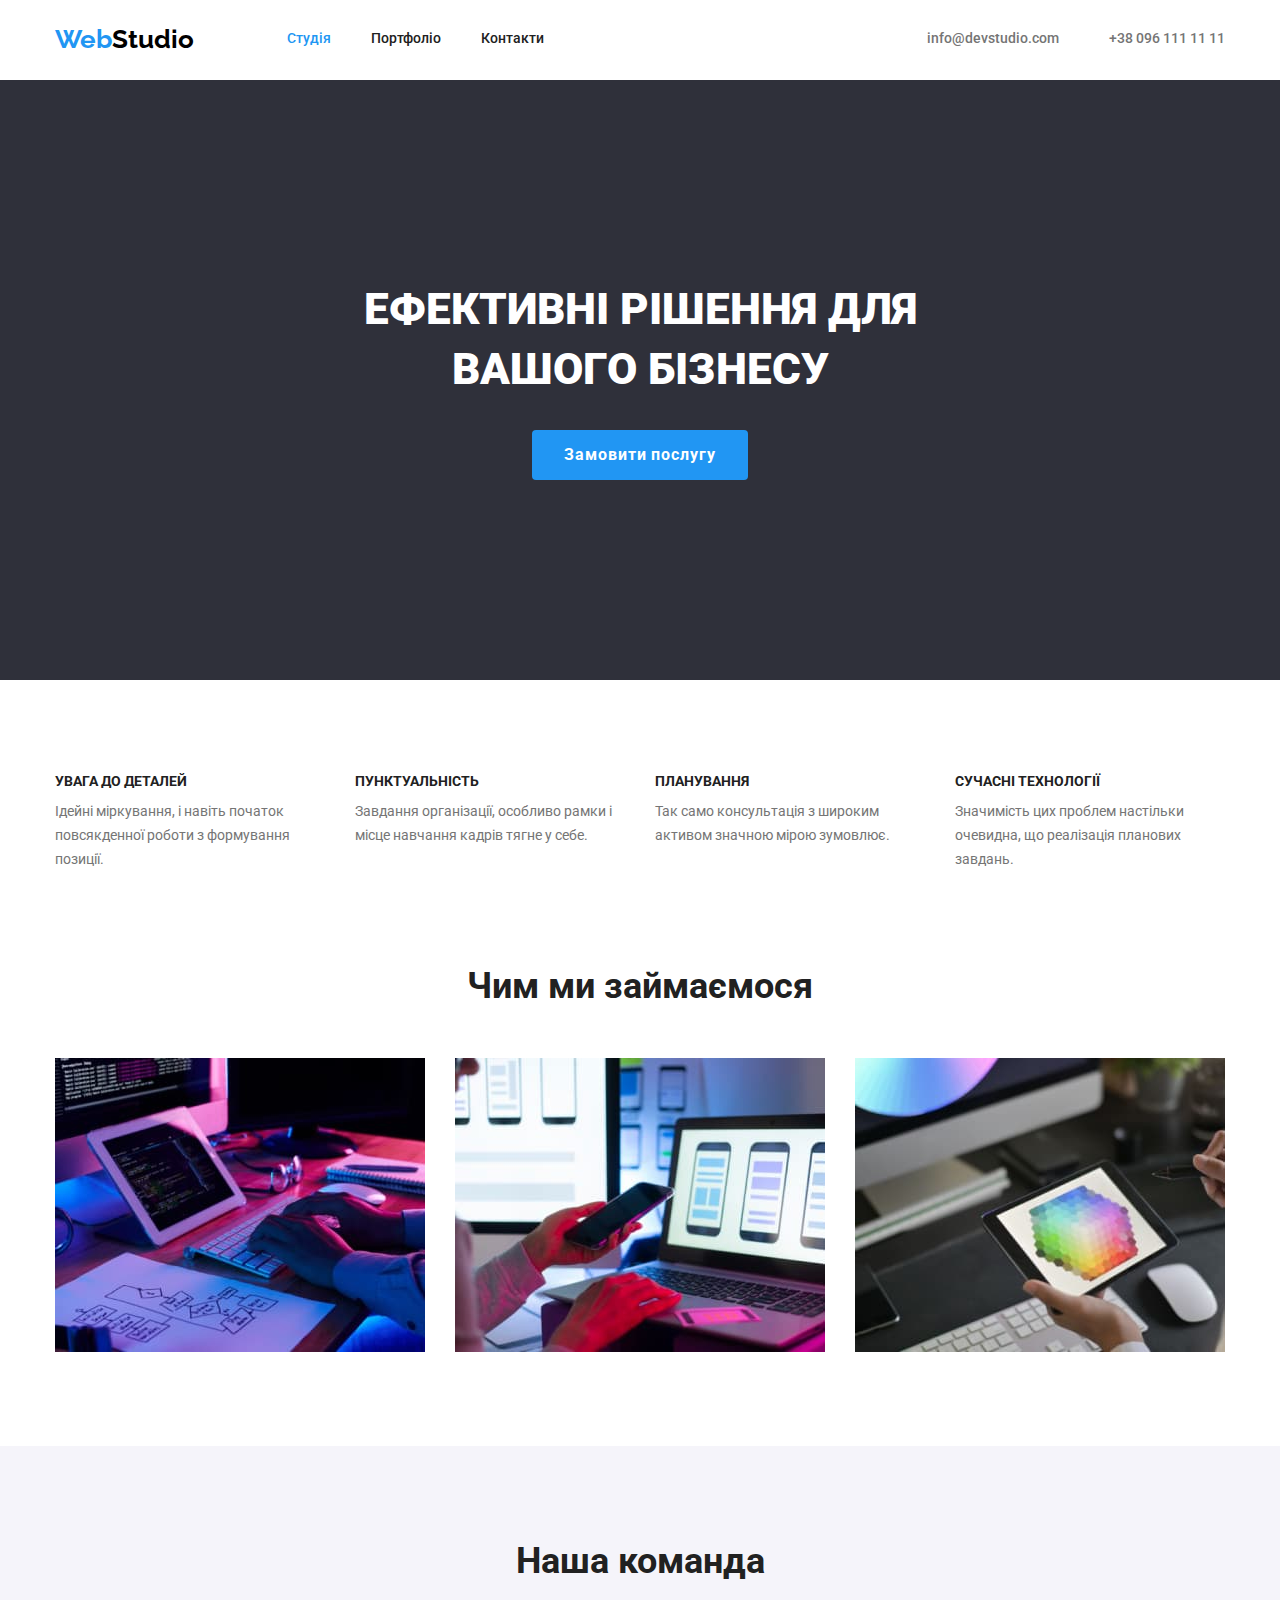
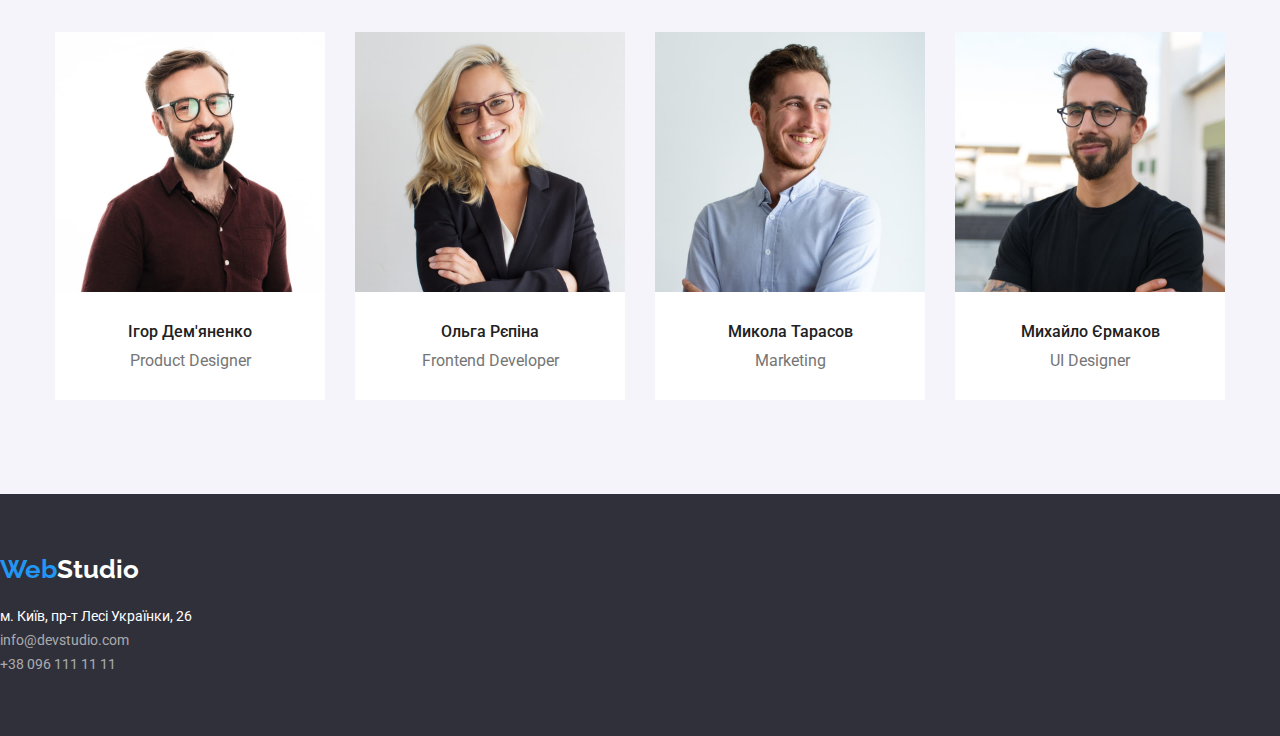
<file: index.html>
<!DOCTYPE html>
<html lang="uk">
<head>
   <meta charset="UTF-8">
   <meta http-equiv="X-UA-Compatible" content="IE=edge">
   <meta name="viewport" content="width=device-width, initial-scale=1.0">
   <title>Document</title>
   <link rel="preconnect" href="https://fonts.googleapis.com">
   <link rel="preconnect" href="https://fonts.gstatic.com" crossorigin>
   <link rel="preconnect" href="https://fonts.googleapis.com">
   <link rel="preconnect" href="https://fonts.gstatic.com" crossorigin>
   <link rel="preconnect" href="https://fonts.googleapis.com">
<link rel="preconnect" href="https://fonts.gstatic.com" crossorigin>
<link href="https://fonts.googleapis.com/css2?family=Raleway:wght@700&family=Roboto:wght@400;500;700;900&display=swap" rel="stylesheet">
   <link rel="stylesheet" href="https://cdn.jsdelivr.net/npm/modern-normalize@1.1.0/modern-normalize.min.css">
<link rel="stylesheet" href="./css/styles.css">
</head>
<body>
   <header class="page-header">
      <div class="container page-header-container">
      <nav class="page-navigation">
      <a href="./index.html" class="page-header link" lang="en"><span class="logo">Web</span>Studio</a>            
      <ul class="nav-style list">
      <li><a class="nav-style link current" href="./index.html">Студія</a></li>
      <li><a class="nav-style link" href="./portfolio.html">Портфоліо</a></li>
      <li><a class="nav-style link" href="">Контакти</a></li>
      </ul>
      </nav>     
      <ul class="contacts list">
   <li><a class="contacts link" href="mailto:info@devstudio.com">info@devstudio.com</a></li>
   <li><a class="contacts link" href="tel:+380961111111">+38 096 111 11 11</a></li>
      </ul>
      </div>
   </header>
   <main>
   <section class="hero">
      <div class="container">
         <h1 class="hero-title">ЕФЕКТИВНІ РІШЕННЯ ДЛЯ ВАШОГО БІЗНЕСУ</h1>
         <button type="button" class="button">Замовити послугу</button>
      </div>
   </section>
   <section class="feature section">
      <div class="container">
         <h2 class="visually-hidden">Особливості</h2>
         <ul class="feature-list list">
            <li class="feature-list-item">
               <h3 class="feature-title">УВАГА ДО ДЕТАЛЕЙ</h3>
               <p class="feature-text">Ідейні міркування, і навіть початок повсякденної роботи з формування позиції.</p>
            </li>
            <li class="feature-list-item">
               <h3 class="feature-title">ПУНКТУАЛЬНІСТЬ</h3>
               <p class="feature-text">Завдання організації, особливо рамки і місце навчання кадрів тягне у себе.</p>
            </li>
            <li class="feature-list-item">
               <h3 class="feature-title">ПЛАНУВАННЯ</h3>
               <p class="feature-text">Так само консультація з широким активом значною мірою зумовлює.</p>
            </li>
            <li class="feature-list-item">
               <h3 class="feature-title">СУЧАСНІ ТЕХНОЛОГІЇ</h3>
               <p class="feature-text">Значимість цих проблем настільки очевидна, що реалізація планових завдань.</p>
            </li>
         </ul>
      </div>
   </section>
   <section class="example section">
      <div class="container">
         <h2 class="example-section-title">Чим ми займаємося</h2>
         <ul class="example-list list">
            <li class="example-list-item">
               <img src="./images/image_1.jpg" alt="програміст працює на своєму робочому місці" width="370">
            </li>
            <li>
               <img src="./images/image_2.jpg" alt="дизайнери розробляють мобільні додатки" width="370">
            </li>
            <li>
               <img src="./images/image_3.jpg" alt="веб-дизайнер працює з графічним планшетом" width="370">
            </li>
         </ul>
      </div>      
   </section>
   <section class="team section">
      <div class="container">
         <h2 class="team-section-title">Наша команда</h2>
         <ul class="team-list list">
            <li class="team-list-item">
                  <img src="./images/image_4.jpg" alt="фото продакт дизайнера" width="270">
                  <div class="team-card-wrapper">
                     <h3 class="team-title">Ігор Дем'яненко</h3>
                     <p class="team-text" lang="en">Product Designer</p>
                  </div>                  
               </li>                       
            <li class="team-list-item">
               <img src="./images/image_5.jpg" alt="фото фронтенд розробника" width="270">
               <div class="team-card-wrapper">
                  <h3 class="team-title">Ольга Рєпіна</h3>
                  <p class="team-text" lang="en">Frontend Developer</p>
               </div>               
            </li>
            <li class="team-list-item">
               <img src="./images/image_6.jpg" alt="фото маркетолога" width="270">
               <div class="team-card-wrapper">
                  <h3 class="team-title">Микола Тарасов</h3>
                  <p class="team-text" lang="en">Marketing</p>
               </div>               
            </li>
            <li class="team-list-item">
               <img src="./images/image_7.jpg" alt="фото дизайнера інтерфейсу користувача" width="270">
               <div class="team-card-wrapper">
                  <h3 class="team-title">Михайло Єрмаков</h3>
                  <p class="team-text" lang="en">UI Designer</p>
               </div>               
            </li>
         </ul>
      </div>
   </section>
   </main>
   <footer class="page-footer">
      <div class="page-footer-logo">
         <a href="./index.html" class="link" lang="en"><span class="logo">Web</span>Studio</a>
      </div>      
      <address>      
      <ul class="address list">
      <li><a class="text-link" href="https://www.google.com.ua/maps/place/%D0%B1%D1%83%D0%BB.+%D0%9B%D0%B5%D1%81%D0%B8+%D0%A3%D0%BA%D1%80%D0%B0%D0%B8%D0%BD%D0%BA%D0%B8,+26,+%D0%9A%D0%B8%D0%B5%D0%B2,+02000/@50.426584,30.5339011,17z/data=!3m1!4b1!4m5!3m4!1s0x40d4cf0e033ecbe9:0x57a4dffefec77da0!8m2!3d50.4265807!4d30.5383859?hl=ru" target="_blank"  rel="noopener noreferrer">м. Київ, пр-т Лесі Українки, 26</a></li>      
      <li><a class="link" href="mailto:info@devstudio.com">info@devstudio.com</a></li>
      <li><a class="link" href="tel:+380961111111">+38 096 111 11 11</a></li>
      </ul>
      </address>
   </footer>
</body>
</html>
</file>
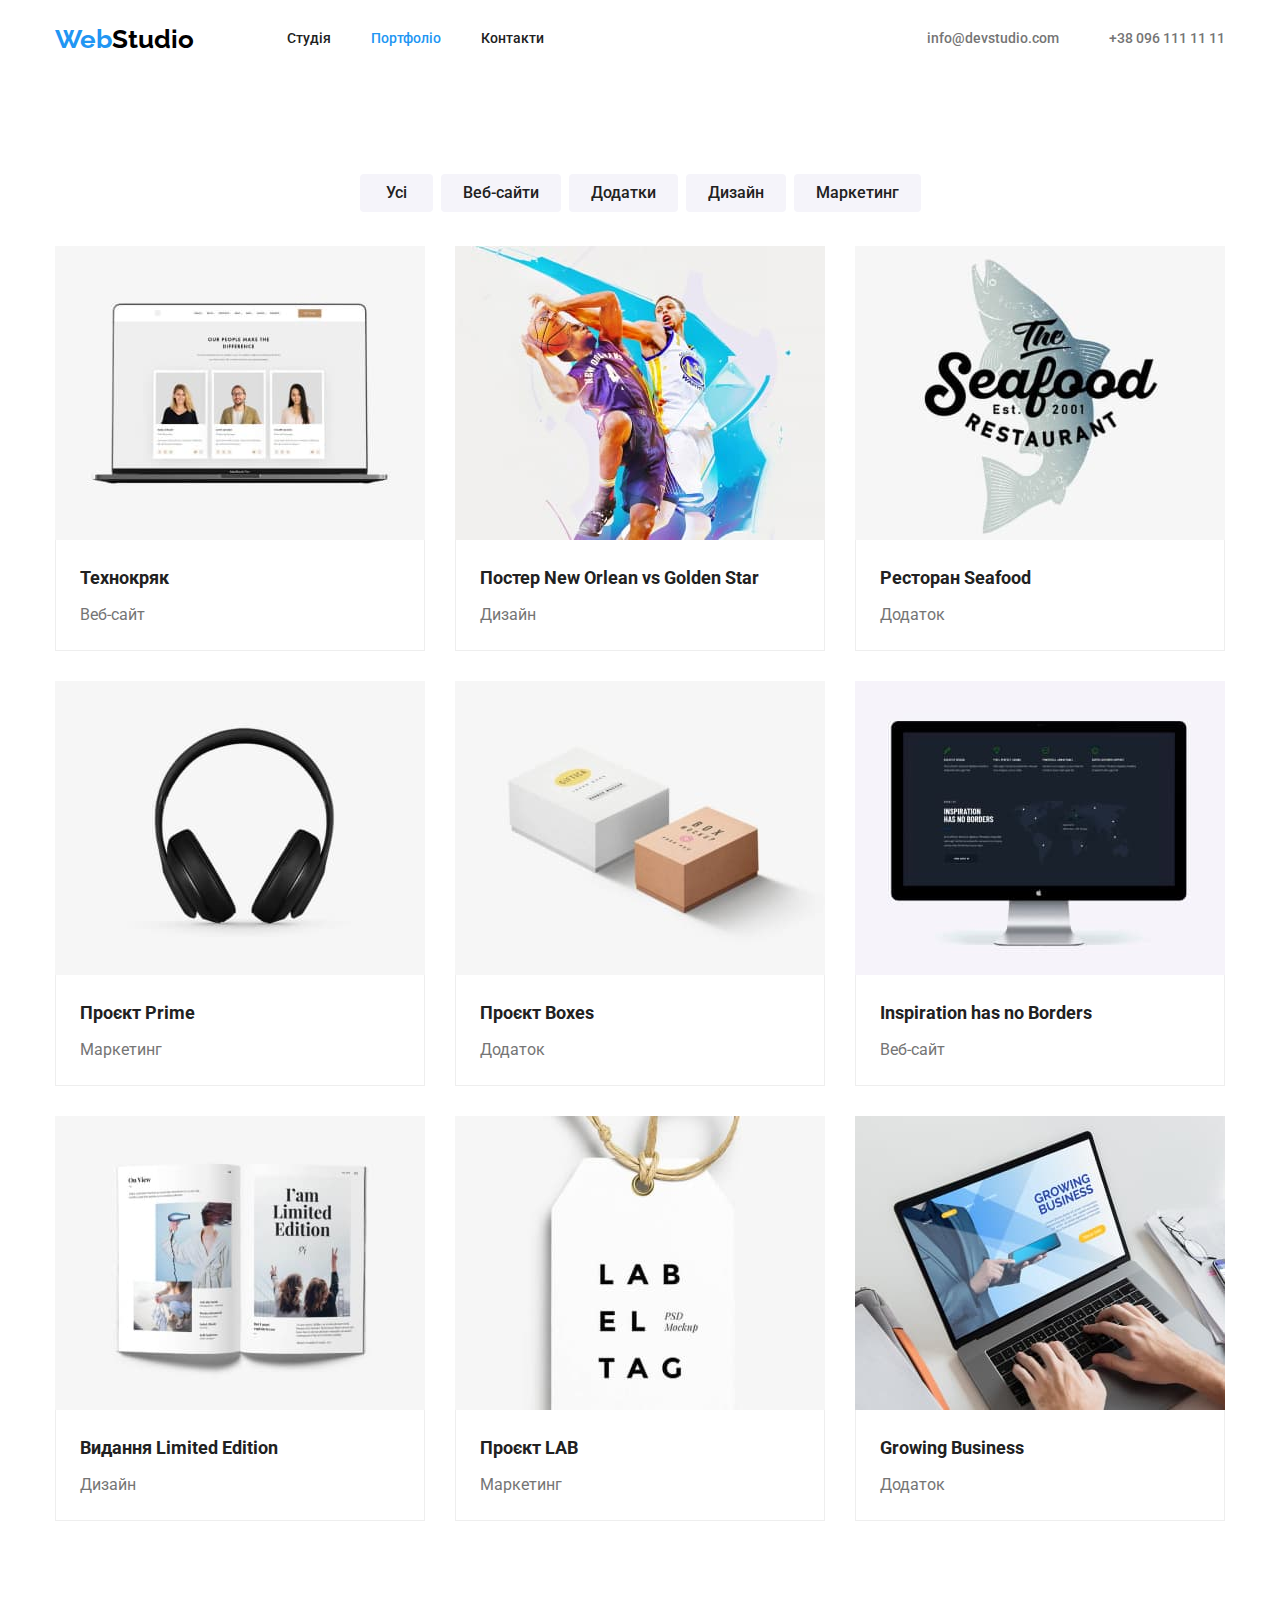
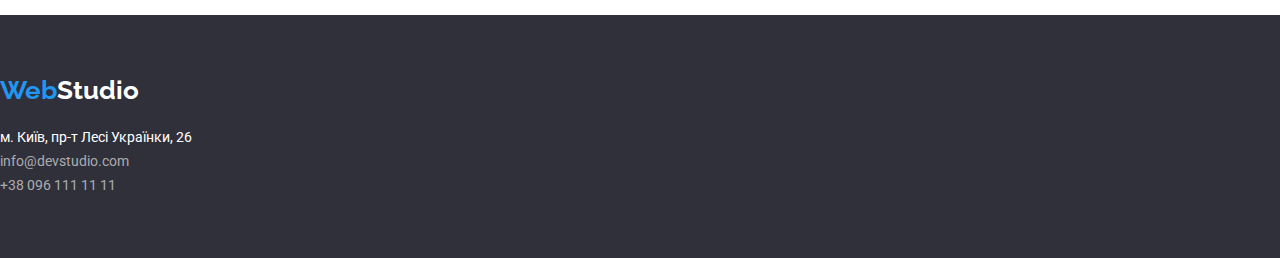
<file: portfolio.html>
<!DOCTYPE html>
<html lang="uk">

<head>
   <meta charset="UTF-8">
   <meta http-equiv="X-UA-Compatible" content="IE=edge">
   <meta name="viewport" content="width=device-width, initial-scale=1.0">
   <title>Document</title>
   <link rel="preconnect" href="https://fonts.googleapis.com">
   <link rel="preconnect" href="https://fonts.gstatic.com" crossorigin>
   <link href="https://fonts.googleapis.com/css2?family=Raleway:wght@700&family=Roboto:wght@400;500;700;900&display=swap"
      rel="stylesheet">
   <link rel="stylesheet" href="https://cdn.jsdelivr.net/npm/modern-normalize@1.1.0/modern-normalize.min.css">
   <link rel="stylesheet" href="./css/styles.css">
</head>

<body>
   <header class="page-header">
   <div class="container page-header-container">
      <nav class="page-navigation">
         <a href="./index.html" class="page-header link" lang="en"><span class="logo">Web</span>Studio</a>
         <ul class="nav-style list">
            <li><a class="nav-style link" href="./index.html">Студія</a></li>
            <li><a class="nav-style link current" href="./portfolio.html">Портфоліо</a></li>
            <li><a class="nav-style link" href="">Контакти</a></li>
         </ul>
      </nav>
      <ul class="contacts list">
         <li><a class="contacts link" href="mailto:info@devstudio.com">info@devstudio.com</a></li>
         <li><a class="contacts link" href="tel:+380961111111">+38 096 111 11 11</a></li>
      </ul>
   </div>
   </header>
   <main>
      <section class="projects section">
         <div class="container">
            <h1 class="visually-hidden">Проєкти</h1>
            <ul class="projects-filter list">
               <li><button type="button" class="button-secondary">Усі</button></li>
               <li><button type="button" class="button-secondary">Веб-сайти</button></li>
               <li><button type="button" class="button-secondary">Додатки</button></li>
               <li><button type="button" class="button-secondary">Дизайн</button></li>
               <li><button type="button" class="button-secondary">Маркетинг</button></li>
            </ul>
            <ul class="projects-list list">
               <li class="projects-list-item">
                  <img src="./images/img-8.jpg" alt="фото працівників у ноутбуці" width="370">
                  <div class="projects-card-wrapper">
                     <h2 class="projects-title">Технокряк</h2>
                     <p class="projects-text">Веб-сайт</p>
                  </div>                  
               </li>
               <li class="projects-list-item">
                  <img src="./images/img-9.jpg" alt="фото двох баскетболістів" width="370">
                  <div class="projects-card-wrapper">
                     <h2 class="projects-title" lang="en">Постер New Orlean vs Golden Star</h2>
                     <p class="projects-text">Дизайн</p>
                  </div>                  
               </li>
               <li class="projects-list-item">
                  <img src="./images/img-10.jpg" alt="логотип ресторану" width="370">
                  <div class="projects-card-wrapper">
                     <h2 class="projects-title" lang="en">Ресторан Seafood</h2>
                     <p class="projects-text">Додаток</p>
                  </div>                  
               </li>
               <li class="projects-list-item">
                  <img src="./images/img-11.jpg" alt="фото навушників" width="370">
                  <div class="projects-card-wrapper">
                     <h2 class="projects-title" lang="en">Проєкт Prime</h2>
                     <p class="projects-text">Маркетинг</p>
                  </div>                  
               </li>
               <li class="projects-list-item">
                  <img src="./images/img-12.jpg" alt="фото двох маленьких коробочок" width="370">
                  <div class="projects-card-wrapper">
                     <h2 class="projects-title" lang="en">Проєкт Boxes</h2>
                     <p class="projects-text">Додаток</p>
                  </div>                  
               </li>
               <li class="projects-list-item">
                  <img src="./images/img-13.jpg" alt="фото монітору" width="370">
                  <div class="projects-card-wrapper">
                     <h2 class="projects-title" lang="en">Inspiration has no Borders</h2>
                     <p class="projects-text">Веб-сайт</p>
                  </div>                  
               </li>
               <li class="projects-list-item">
                  <img src="./images/img-14.jpg" alt="фото розгорнутого журналу" width="370">
                  <div class="projects-card-wrapper">
                     <h2 class="projects-title" lang="en">Видання Limited Edition</h2>
                     <p class="projects-text">Дизайн</p>
                  </div>                  
               </li>
               <li class="projects-list-item">
                  <img src="./images/img-15.jpg" alt="фото бірки" width="370">
                  <div class="projects-card-wrapper">
                     <h2 class="projects-title" lang="en">Проєкт LAB</h2>
                     <p class="projects-text">Маркетинг</p>
                  </div>                  
               </li>
               <li class="projects-list-item">
                  <img src="./images/img-16.jpg" alt="фото розгорнутого ноутбуку" width="370">
                  <div class="projects-card-wrapper">
                     <h2 class="projects-title" lang="en">Growing Business</h2>
                     <p class="projects-text">Додаток</p>
                  </div>                  
               </li>
            </ul>
         </div>         
      </section>
   </main>
   <footer class="page-footer">
      <div class="page-footer-logo">
         <a href="./index.html" class="link" lang="en"><span class="logo">Web</span>Studio</a>
      </div>
      <address>
         <ul class="address">
            <li><a class="text-link"
                  href="https://www.google.com.ua/maps/place/%D0%B1%D1%83%D0%BB.+%D0%9B%D0%B5%D1%81%D0%B8+%D0%A3%D0%BA%D1%80%D0%B0%D0%B8%D0%BD%D0%BA%D0%B8,+26,+%D0%9A%D0%B8%D0%B5%D0%B2,+02000/@50.426584,30.5339011,17z/data=!3m1!4b1!4m5!3m4!1s0x40d4cf0e033ecbe9:0x57a4dffefec77da0!8m2!3d50.4265807!4d30.5383859?hl=ru"
                  target="_blank" rel="noopener noreferrer">м. Київ, пр-т Лесі Українки, 26</a></li>
            <li><a class="link" href="mailto:info@devstudio.com">info@devstudio.com</a></li>
            <li><a class="link" href="tel:+380961111111">+38 096 111 11 11</a></li>
         </ul>
      </address>
   </footer>
</body>

</html>
</file>
<file: css/styles.css>
:root {
   --primary-font: Roboto, sans-serif;
   --primary-text-color: #757575;
   --title-text-color: #212121;
   --accent-color: #2196F3;
   --primary-bg-color: #FFFFFF;
   --header-logo-color: #000000;
   --address-link-color: rgba(255, 255, 255, 0.6);
   --hero-footer-bg-color: #2F303A;
   --button-hover-focus-bg-color: #188CE8;
   --projects-card-border-color: #EEEEEE;
   --secondary-button-bg-color: #F5F4FA;
}

h1,
h2,
h3,
h4,
h5,
h6,
p {
   margin-top: 0;
   margin-bottom: 0;
}

ul,
ol {
   margin-top: 0;
   margin-bottom: 0;
   padding-left: 0;
}

img {
   display: block;
}

.list {
   list-style: none;
}

.link {
   text-decoration: none;
}

.link:hover,
.link:focus {
   color: var(--accent-color);
}

button {
   cursor: pointer;
}

body {
   background-color: var(--primary-bg-color);
   color: var(--primary-text-color);
   font-family: var(--primary-font)
}

.container {
   width: 1200px;
   margin-left: auto;
   margin-right: auto;
   padding-left: 15px;
   padding-right: 15px;
}

.section {
   padding-top: 94px;
   padding-bottom: 94px;
}

.visually-hidden {
   position: absolute;
   width: 1px;
   height: 1px;
   margin: -1px;
   border: 0;
   padding: 0;

   white-space: nowrap;
   clip-path: inset(100%);
   clip: rect(0 0 0 0);
   overflow: hidden;
}

/* ====================Header==================== */

.page-header-container {
   display: flex;
   align-items: center;
   justify-content: space-between;
   padding-top: 24px;
   padding-bottom: 25px;
}
.page-navigation {
   display: flex;
   align-items: center;
   column-gap: 93px;
}
.nav-style {
   display: flex;
   column-gap: 40px;
}
.contacts {
   display: flex;
   align-items: center;
   column-gap: 50px;
}

.page-header .link {
   color: var(--header-logo-color) ;
   font-family: Raleway, sans-serif;
   font-weight: 700;
   font-size: 26px;
   line-height: 1.19;
}
.page-header .link:hover, .page-header .link:focus {
   color: var(--accent-color);
}

.page-header .logo {
   color: var(--accent-color);
   font-family: Raleway, sans-serif;
   font-weight: 700;
   font-size: 26px;
   line-height: 1.19;
}
.page-header .logo:hover, .page-header .logo:focus {
   color: var(--accent-color);
}

.nav-style .link {
   color: var(--title-text-color);
   font-family: Roboto, sans-serif;
   font-weight: 500;
   font-size: 14px;
   line-height: 1.14;
}
.nav-style .link:hover,
.nav-style .link:focus {
   color: var(--accent-color);
}
.nav-style .link.current {
   color: var(--accent-color) ;
}
.contacts .link {
   color: var(--primary-text-color);
   font-family: Roboto, sans-serif;
   font-weight: 500;
   font-size: 14px;
   line-height: 1.14;
}
.contacts .link:hover,
.contacts .link:focus {
   color: var(--accent-color);
}

/* ====================hero======================= */
.hero {
   background-color: var(--hero-footer-bg-color);
   text-align: center;
   padding-bottom: 200px;
   padding-top: 200px;
}
.hero-title {
   color: var(--primary-bg-color) ;
   font-style: normal;
   font-weight: 900;
   font-size: 44px;
   line-height: 1.36;
   text-align: center;
   text-transform: uppercase;
   margin-bottom: 30px;
   width: 696px;
   margin-left: auto;
   margin-right: auto;
}

.button {
   color: var(--primary-bg-color);
   background-color: var(--accent-color);
   border: none;
   cursor: pointer;
   font-family: 'Roboto';
   font-weight: 700;
   font-size: 16px;
   line-height: 1.88;
   border-radius: 4px;
   padding: 10px 32px;
   letter-spacing: 0.06em;
   display: inline-block;
   min-width: 216px;
}

.button:hover,
.button:focus {
   color: var(--primary-bg-color) ;
   background-color: var(--button-hover-focus-bg-color);
   border: none;
}

/* =========================feature====================== */

.feature {
   padding-bottom: 47px;
   padding-top: 94px;
}
.feature-title {
   color: var(--title-text-color);
   font-weight: 700;
   font-size: 14px;
   line-height: 1.14;
   margin-bottom: 10px;
}
.feature-text {
   font-weight: 400;
   font-size: 14px;
   line-height: 1.71;
}
.feature-list {
   display: flex;
   flex-wrap: wrap;
   gap: 30px;
}
.feature-list-item {
   flex-basis: calc((100% - 3 * 30px) / 4);
}

/* =================example===================== */
.example {
   padding-top: 47px;
   padding-bottom: 94px;
}
.example-section-title {
   color: var(--title-text-color);
   font-weight: 700;
   font-size: 36px;
   line-height: 1.17;
   margin-bottom: 50px;
   text-align: center;   
}
.example-list {
   display: flex;
   flex-wrap: wrap;
   gap: 30px;
}
.example-list-item {
   flex-basis: calc((100% - 2 * 30px) / 3);
}

/* =======================team===================== */
.team {
   background-color: var(--secondary-button-bg-color) ;
}

.team-section-title {
   color: var(--title-text-color) ;
   font-weight: 700;
   font-size: 36px;
   line-height: 1.17;
   margin-bottom: 50px;
   text-align: center;
}
.team-title {
   color: var(--title-text-color);
   font-weight: 500;
   font-size: 16px;
   line-height: 1.19;
   margin-bottom: 10px;
}
.team-text {
   font-weight: 400;
   font-size: 16px;
   line-height: 1.19;   
}
.team-list {
   display: flex;
   flex-wrap: wrap;
   gap: 30px;
}
.team-list-item {
   flex-basis: calc((100% - 3 * 30px) / 4);
}
.team-card-wrapper {
   background-color: var(--primary-bg-color);
   padding-top: 30px;
   padding-bottom: 30px;
   text-align: center;
   border-top: none;
   border-right: var(--projects-card-border-color);
   border-left: var(--projects-card-border-color);
   border-bottom: var(--projects-card-border-color);
}

/* =======================footer=================== */
.page-footer {
   background-color: var(--hero-footer-bg-color);
   padding-top: 60px;
   padding-bottom: 60px;
}

.page-footer .link {
   color: var(--primary-bg-color) ;
   font-family: Raleway, sans-serif;
   font-weight: 700;
   font-size: 26px;
   line-height: 1.19;
   margin-bottom: 20px;
}

.page-footer .link:hover,
.page-footer .link:focus {
   color: var(--accent-color);
}

.page-footer .logo {
   color: var(--accent-color);
   font-family: Raleway, sans-serif;
   font-weight: 700;
   font-size: 26px;
   line-height: 1.19;
}

.page-footer .logo:hover,
.page-footer .logo:focus {
   color: var(--accent-color);
}

.page-footer-logo {
   margin-bottom: 20px;
}
.address .text-link {
   color: var(--primary-bg-color);
   text-decoration: none;
   font-family: Roboto, sans-serif;
   font-style: normal;
   font-weight: 400;
   font-size: 14px;
   line-height: 1.71;
}

.address .text-link:hover,
.address .text-link:focus {
   color: var(--accent-color);
}

.address .link {
   color: var(--address-link-color);
   font-family: Roboto, sans-serif;
   font-style: normal;
   font-weight: 400;
   font-size: 14px;
   line-height: 1.71;
}

.address .link:hover,
.address .link:focus {
   color: var(--accent-color);
}

/* =================Portfolio================== */
.projects-filter {
   margin-bottom: 34px;
   display: flex;
   justify-content: center;
   align-items: center;
   column-gap: 8px;
}

.button-secondary {
   text-decoration: none;
   color: var(--title-text-color);
   background-color: var(--secondary-button-bg-color);
   min-width: 73px;
   border: none;
   cursor: pointer;
   font-family: 'Roboto';
   font-style: normal;
   font-weight: 500;
   font-size: 16px;
   line-height: 1.63;
   padding: 6px 22px;
   border-radius: 4px;
}

.button-secondary:hover,
.button-secondary:focus {
   color: var(--primary-bg-color);
   background-color: var(--accent-color);
   border: none;
   padding: 6px 22px;
   border-radius: 4px;
}

.projects-list {
   display: flex;
   flex-wrap: wrap;
   gap: 30px;
}
.projects-list-item {
   flex-basis: calc((100% - 8 * 30px) / 9);
}

.projects-title {
   color: var(--title-text-color);
   font-weight: 700;
   font-size: 18px;
   line-height: 2;
   margin-bottom: 4px;
}
.projects-text {
   font-weight: 400;
   font-size: 16px;
   line-height: 1.88;
}
.projects-card-wrapper {
   padding: 20px 24px;
   border-left: 1px solid var(--projects-card-border-color) ;
   border-right: 1px solid var(--projects-card-border-color) ;
   border-bottom: 1px solid var(--projects-card-border-color) ;
}
</file>
